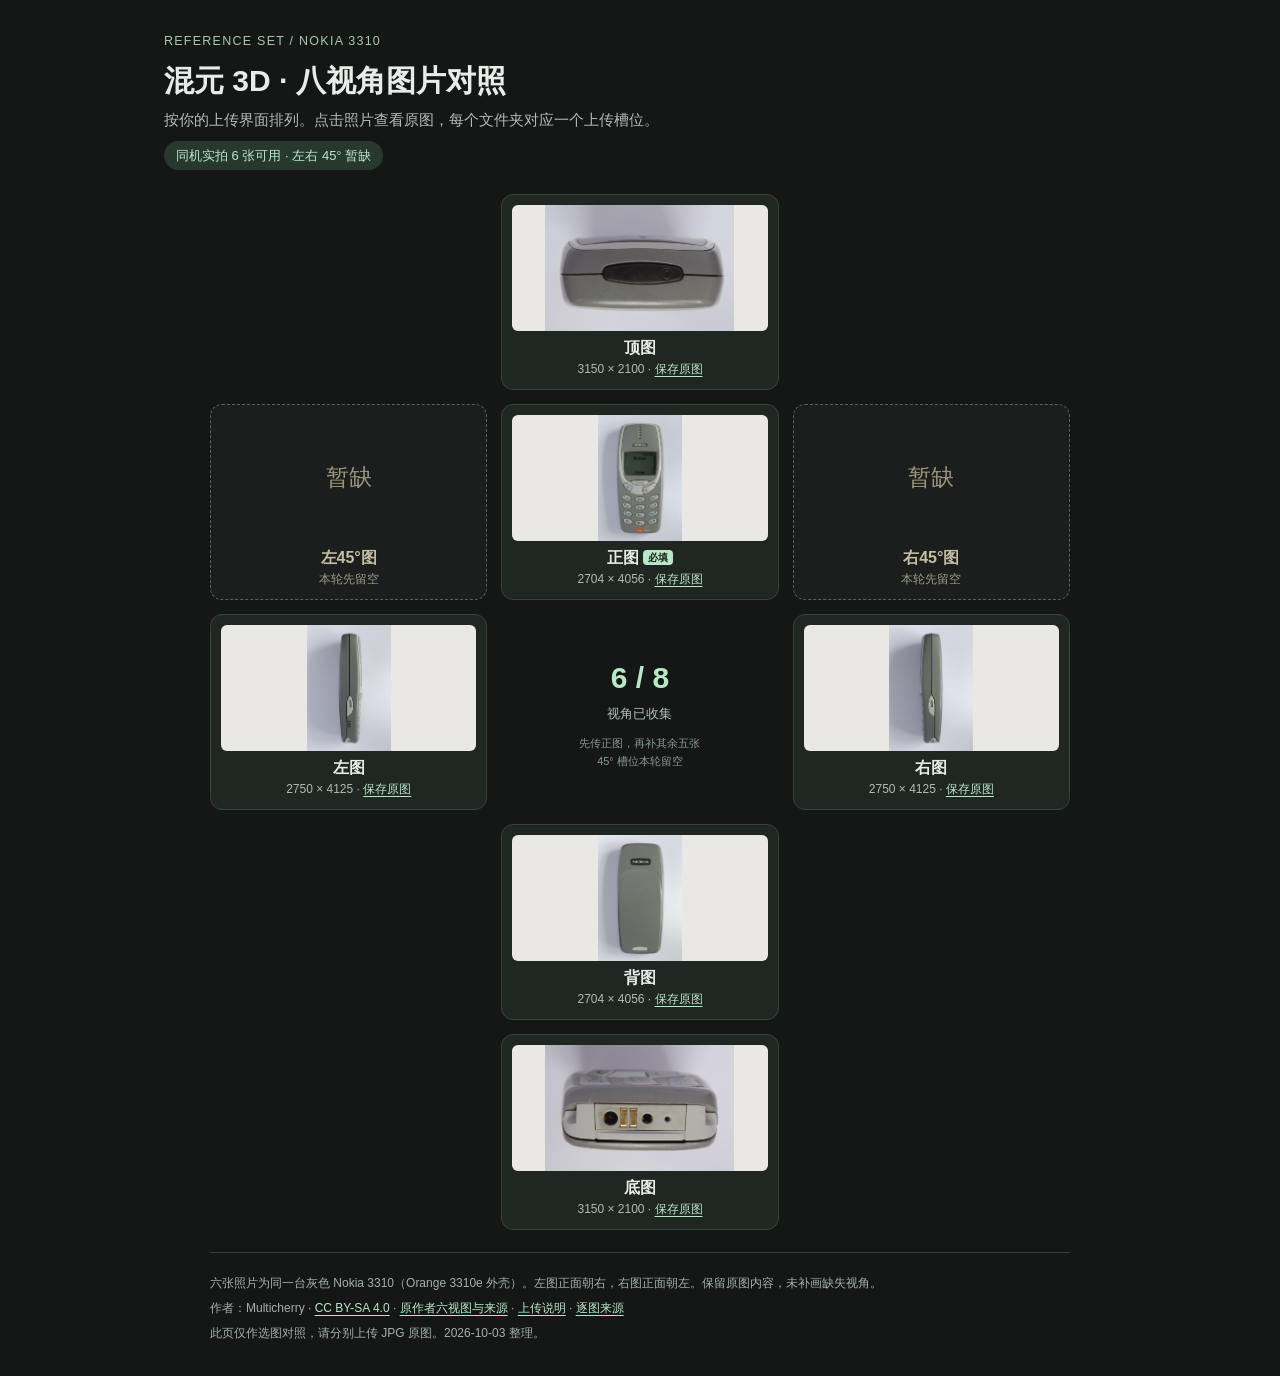
<file: 参考资料/Nokia3310_混元输入照片/按混元八视角上传/八视角对照.html>
<!doctype html><html lang="zh-CN"><head><meta charset="utf-8"><meta name="viewport" content="width=device-width,initial-scale=1"><title>Nokia 3310 · 混元八视角对照</title><style>
*{box-sizing:border-box}body{margin:0;background:#141716;color:#e8ece8;font:15px/1.65 "Microsoft YaHei",sans-serif}main{max-width:1000px;margin:auto;padding:28px 24px}header{margin-bottom:24px}small{color:#a7c7b3;letter-spacing:.1em}h1{font-size:30px;line-height:1.3;margin:8px 0}header p{color:#b4bcb6;margin:8px 0}.pill{display:inline-block;padding:4px 12px;background:#27382e;color:#bae7c9;border-radius:20px;font-size:13px}.grid{display:grid;grid-template-columns:repeat(3,minmax(0,1fr));grid-template-areas:". top ." "left45 front right45" "left center right" ". back ." ". bottom .";gap:14px;max-width:860px;margin:auto}.card{background:#202622;border:1px solid #36453a;border-radius:12px;padding:10px;text-align:center;min-width:0;height:196px}.photo{display:block;height:126px;border-radius:6px;overflow:hidden;background:#eae8e4}.photo img{width:100%;height:100%;object-fit:contain;display:block}h2{font-size:16px;margin:5px 0 0;line-height:1.45}.card p{font-size:12px;color:#b0bbb2;margin:1px 0}a{color:#b9e7c9;text-underline-offset:3px}.required{font-size:10px;color:#142519;background:#b8e8c6;padding:2px 5px;border-radius:4px;vertical-align:2px}.top{grid-area:top}.left45{grid-area:left45}.front{grid-area:front}.right45{grid-area:right45}.left{grid-area:left}.right{grid-area:right}.back{grid-area:back}.bottom{grid-area:bottom}.missing{background:#1b1e1c;border:1px dashed #596254;color:#c5bda3}.empty{height:126px;display:grid;place-content:center;font-size:23px;color:#9c957e}.missing p{color:#9e998a}.center{grid-area:center;display:flex;flex-direction:column;align-items:center;justify-content:center;text-align:center;padding:10px}.center strong{font-size:30px;color:#b8e8c6}.center span{font-size:13px;color:#b2beb6}.center em{font-style:normal;font-size:11px;color:#8b998f;margin-top:10px}footer{max-width:860px;margin:22px auto 0;padding-top:16px;border-top:1px solid #344038;color:#a5b1a8;font-size:12px}footer p{margin:5px 0}@media(max-width:550px){main{padding:20px 12px}h1{font-size:23px}.grid{gap:7px}.card{padding:5px;height:163px}.photo,.empty{height:103px}h2{font-size:13px}.card p{font-size:10px}.center{padding:2px}.center strong{font-size:23px}.center span{font-size:11px}.center em{font-size:10px}.required{font-size:9px}.pill{font-size:12px}}
</style></head><body><main><header><small>REFERENCE SET / NOKIA 3310</small><h1>混元 3D · 八视角图片对照</h1><p>按你的上传界面排列。点击照片查看原图，每个文件夹对应一个上传槽位。</p><span class="pill">同机实拍 6 张可用 · 左右 45° 暂缺</span></header><section class="grid"><article class="card top">
<a class="photo" href="01_顶图/顶图.jpg" target="_blank" aria-label="查看顶图原图"><img src="01_顶图/顶图.jpg" alt="Nokia 3310 顶图"></a>
<h2>顶图 </h2><p>3150 × 2100 · <a href="01_顶图/顶图.jpg" download>保存原图</a></p></article>
<article class="card missing left45"><div class="empty">暂缺</div><h2>左45°图</h2><p>本轮先留空</p></article>
<article class="card front">
<a class="photo" href="03_正图/正图.jpg" target="_blank" aria-label="查看正图原图"><img src="03_正图/正图.jpg" alt="Nokia 3310 正图"></a>
<h2>正图 <span class="required">必填</span></h2><p>2704 × 4056 · <a href="03_正图/正图.jpg" download>保存原图</a></p></article>
<article class="card missing right45"><div class="empty">暂缺</div><h2>右45°图</h2><p>本轮先留空</p></article>
<article class="card left">
<a class="photo" href="05_左图/左图.jpg" target="_blank" aria-label="查看左图原图"><img src="05_左图/左图.jpg" alt="Nokia 3310 左图"></a>
<h2>左图 </h2><p>2750 × 4125 · <a href="05_左图/左图.jpg" download>保存原图</a></p></article>
<article class="card right">
<a class="photo" href="06_右图/右图.jpg" target="_blank" aria-label="查看右图原图"><img src="06_右图/右图.jpg" alt="Nokia 3310 右图"></a>
<h2>右图 </h2><p>2750 × 4125 · <a href="06_右图/右图.jpg" download>保存原图</a></p></article>
<article class="card back">
<a class="photo" href="07_背图/背图.jpg" target="_blank" aria-label="查看背图原图"><img src="07_背图/背图.jpg" alt="Nokia 3310 背图"></a>
<h2>背图 </h2><p>2704 × 4056 · <a href="07_背图/背图.jpg" download>保存原图</a></p></article>
<article class="card bottom">
<a class="photo" href="08_底图/底图.jpg" target="_blank" aria-label="查看底图原图"><img src="08_底图/底图.jpg" alt="Nokia 3310 底图"></a>
<h2>底图 </h2><p>3150 × 2100 · <a href="08_底图/底图.jpg" download>保存原图</a></p></article><div class="center"><strong>6 / 8</strong><span>视角已收集</span><em>先传正图，再补其余五张<br>45° 槽位本轮留空</em></div></section><footer><p>六张照片为同一台灰色 Nokia 3310（Orange 3310e 外壳）。左图正面朝右，右图正面朝左。保留原图内容，未补画缺失视角。</p><p>作者：Multicherry · <a href="https://creativecommons.org/licenses/by-sa/4.0/">CC BY-SA 4.0</a> · <a href="https://commons.wikimedia.org/wiki/File:Nokia_3310_grey_all_sides.jpg">原作者六视图与来源</a> · <a href="先读我_上传说明.txt">上传说明</a> · <a href="sources.json">逐图来源</a></p><p>此页仅作选图对照，请分别上传 JPG 原图。2026-10-03 整理。</p></footer></main></body></html>
</file>
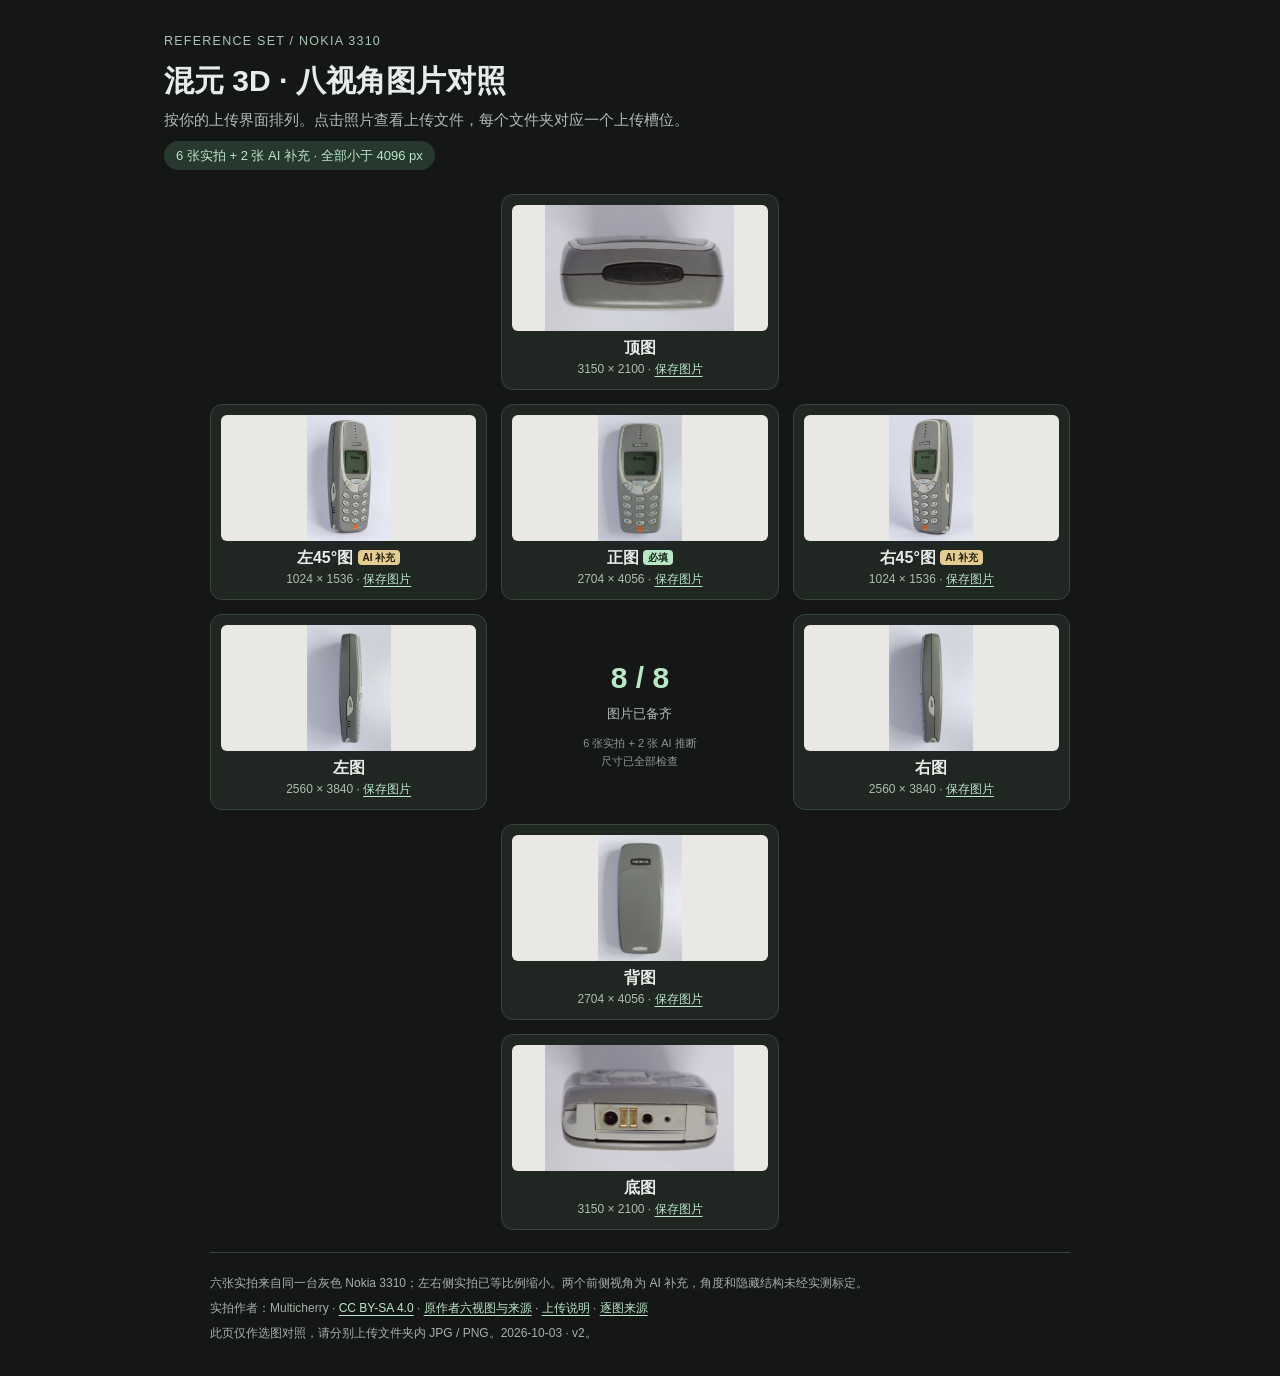
<file: 参考资料/Nokia3310_混元输入照片/按混元八视角上传_v2_低于4096/八视角对照.html>
<!doctype html><html lang="zh-CN"><head><meta charset="utf-8"><meta name="viewport" content="width=device-width,initial-scale=1"><title>Nokia 3310 · 混元八视角对照</title><style>
*{box-sizing:border-box}body{margin:0;background:#141716;color:#e8ece8;font:15px/1.65 "Microsoft YaHei",sans-serif}main{max-width:1000px;margin:auto;padding:28px 24px}header{margin-bottom:24px}small{color:#a7c7b3;letter-spacing:.1em}h1{font-size:30px;line-height:1.3;margin:8px 0}header p{color:#b4bcb6;margin:8px 0}.pill{display:inline-block;padding:4px 12px;background:#27382e;color:#bae7c9;border-radius:20px;font-size:13px}.grid{display:grid;grid-template-columns:repeat(3,minmax(0,1fr));grid-template-areas:". top ." "left45 front right45" "left center right" ". back ." ". bottom .";gap:14px;max-width:860px;margin:auto}.card{background:#202622;border:1px solid #36453a;border-radius:12px;padding:10px;text-align:center;min-width:0;height:196px}.photo{display:block;height:126px;border-radius:6px;overflow:hidden;background:#eae8e4}.photo img{width:100%;height:100%;object-fit:contain;display:block}h2{font-size:16px;margin:5px 0 0;line-height:1.45}.card p{font-size:12px;color:#b0bbb2;margin:1px 0}a{color:#b9e7c9;text-underline-offset:3px}.required{font-size:10px;color:#142519;background:#b8e8c6;padding:2px 5px;border-radius:4px;vertical-align:2px}.top{grid-area:top}.left45{grid-area:left45}.front{grid-area:front}.right45{grid-area:right45}.left{grid-area:left}.right{grid-area:right}.back{grid-area:back}.bottom{grid-area:bottom}.missing{background:#1b1e1c;border:1px dashed #596254;color:#c5bda3}.empty{height:126px;display:grid;place-content:center;font-size:23px;color:#9c957e}.missing p{color:#9e998a}.center{grid-area:center;display:flex;flex-direction:column;align-items:center;justify-content:center;text-align:center;padding:10px}.center strong{font-size:30px;color:#b8e8c6}.center span{font-size:13px;color:#b2beb6}.center em{font-style:normal;font-size:11px;color:#8b998f;margin-top:10px}footer{max-width:860px;margin:22px auto 0;padding-top:16px;border-top:1px solid #344038;color:#a5b1a8;font-size:12px}footer p{margin:5px 0}@media(max-width:550px){main{padding:20px 12px}h1{font-size:23px}.grid{gap:7px}.card{padding:5px;height:163px}.photo,.empty{height:103px}h2{font-size:13px}.card p{font-size:10px}.center{padding:2px}.center strong{font-size:23px}.center span{font-size:11px}.center em{font-size:10px}.required{font-size:9px}.pill{font-size:12px}}
.ai{font-size:10px;color:#241c08;background:#e3cd92;padding:2px 5px;border-radius:4px;vertical-align:2px}</style></head><body><main><header><small>REFERENCE SET / NOKIA 3310</small><h1>混元 3D · 八视角图片对照</h1><p>按你的上传界面排列。点击照片查看上传文件，每个文件夹对应一个上传槽位。</p><span class="pill">6 张实拍 + 2 张 AI 补充 · 全部小于 4096 px</span></header><section class="grid"><article class="card top">
<a class="photo" href="01_顶图/顶图.jpg" target="_blank" aria-label="查看顶图原图"><img src="01_顶图/顶图.jpg" alt="Nokia 3310 顶图"></a>
<h2>顶图 </h2><p>3150 × 2100 · <a href="01_顶图/顶图.jpg" download>保存图片</a></p></article>
<article class="card left45"><a class="photo" href="02_左45度图/左45度图_AI生成.png" target="_blank" aria-label="查看左45°图 AI补充图"><img src="02_左45度图/左45度图_AI生成.png" alt="Nokia 3310 左45°图 AI生成"></a><h2>左45°图 <span class="ai">AI 补充</span></h2><p>1024 × 1536 · <a href="02_左45度图/左45度图_AI生成.png" download>保存图片</a></p></article>
<article class="card front">
<a class="photo" href="03_正图/正图.jpg" target="_blank" aria-label="查看正图原图"><img src="03_正图/正图.jpg" alt="Nokia 3310 正图"></a>
<h2>正图 <span class="required">必填</span></h2><p>2704 × 4056 · <a href="03_正图/正图.jpg" download>保存图片</a></p></article>
<article class="card right45"><a class="photo" href="04_右45度图/右45度图_AI生成.png" target="_blank" aria-label="查看右45°图 AI补充图"><img src="04_右45度图/右45度图_AI生成.png" alt="Nokia 3310 右45°图 AI生成"></a><h2>右45°图 <span class="ai">AI 补充</span></h2><p>1024 × 1536 · <a href="04_右45度图/右45度图_AI生成.png" download>保存图片</a></p></article>
<article class="card left">
<a class="photo" href="05_左图/左图.jpg" target="_blank" aria-label="查看左图原图"><img src="05_左图/左图.jpg" alt="Nokia 3310 左图"></a>
<h2>左图 </h2><p>2560 × 3840 · <a href="05_左图/左图.jpg" download>保存图片</a></p></article>
<article class="card right">
<a class="photo" href="06_右图/右图.jpg" target="_blank" aria-label="查看右图原图"><img src="06_右图/右图.jpg" alt="Nokia 3310 右图"></a>
<h2>右图 </h2><p>2560 × 3840 · <a href="06_右图/右图.jpg" download>保存图片</a></p></article>
<article class="card back">
<a class="photo" href="07_背图/背图.jpg" target="_blank" aria-label="查看背图原图"><img src="07_背图/背图.jpg" alt="Nokia 3310 背图"></a>
<h2>背图 </h2><p>2704 × 4056 · <a href="07_背图/背图.jpg" download>保存图片</a></p></article>
<article class="card bottom">
<a class="photo" href="08_底图/底图.jpg" target="_blank" aria-label="查看底图原图"><img src="08_底图/底图.jpg" alt="Nokia 3310 底图"></a>
<h2>底图 </h2><p>3150 × 2100 · <a href="08_底图/底图.jpg" download>保存图片</a></p></article><div class="center"><strong>8 / 8</strong><span>图片已备齐</span><em>6 张实拍 + 2 张 AI 推断<br>尺寸已全部检查</em></div></section><footer><p>六张实拍来自同一台灰色 Nokia 3310；左右侧实拍已等比例缩小。两个前侧视角为 AI 补充，角度和隐藏结构未经实测标定。</p><p>实拍作者：Multicherry · <a href="https://creativecommons.org/licenses/by-sa/4.0/">CC BY-SA 4.0</a> · <a href="https://commons.wikimedia.org/wiki/File:Nokia_3310_grey_all_sides.jpg">原作者六视图与来源</a> · <a href="先读我_上传说明.txt">上传说明</a> · <a href="sources.json">逐图来源</a></p><p>此页仅作选图对照，请分别上传文件夹内 JPG / PNG。2026-10-03 · v2。</p></footer></main></body></html>
</file>
